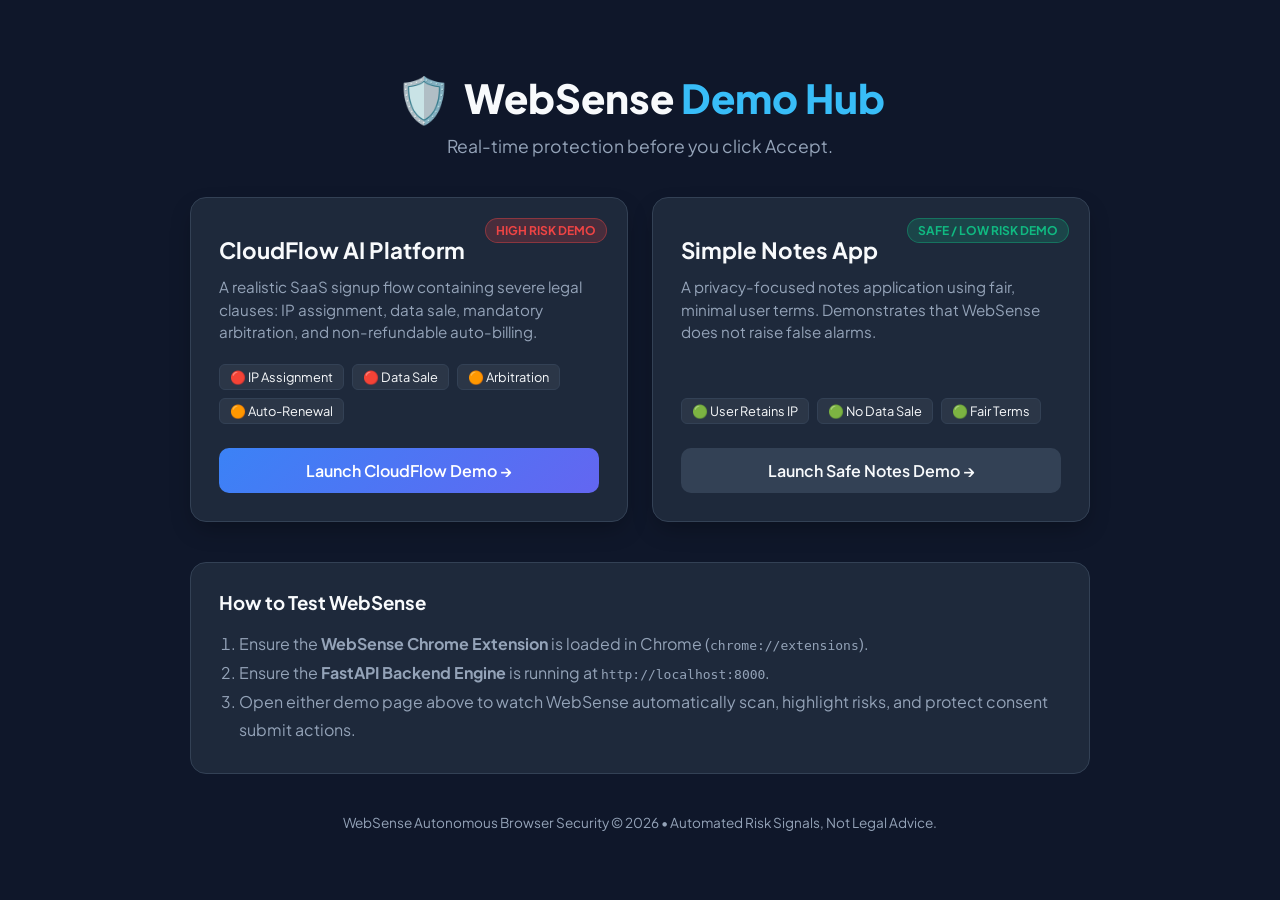
<file: demo-site/index.html>
<!DOCTYPE html>
<html lang="en">
<head>
  <meta charset="UTF-8">
  <meta name="viewport" content="width=device-width, initial-scale=1.0">
  <title>WebSense Demo Environment & Test Bed</title>
  <link rel="stylesheet" href="styles.css">
  <link rel="preconnect" href="https://fonts.googleapis.com">
  <link href="https://fonts.googleapis.com/css2?family=Plus+Jakarta+Sans:wght@400;500;600;700;800&display=swap" rel="stylesheet">
</head>
<body class="portal-body">
  <div class="portal-container">
    <header class="portal-header">
      <div class="brand">
        <span class="shield-icon">🛡️</span>
        <h1>WebSense <span>Demo Hub</span></h1>
      </div>
      <p class="tagline">Real-time protection before you click Accept.</p>
    </header>

    <main class="portal-main">
      <section class="demo-cards">
        <div class="card high-risk-card">
          <div class="card-badge critical">HIGH RISK DEMO</div>
          <h2>CloudFlow AI Platform</h2>
          <p class="desc">A realistic SaaS signup flow containing severe legal clauses: IP assignment, data sale, mandatory arbitration, and non-refundable auto-billing.</p>
          <div class="risk-tags">
            <span>🔴 IP Assignment</span>
            <span>🔴 Data Sale</span>
            <span>🟠 Arbitration</span>
            <span>🟠 Auto-Renewal</span>
          </div>
          <a href="risky.html" class="btn btn-primary">Launch CloudFlow Demo →</a>
        </div>

        <div class="card low-risk-card">
          <div class="card-badge safe">SAFE / LOW RISK DEMO</div>
          <h2>Simple Notes App</h2>
          <p class="desc">A privacy-focused notes application using fair, minimal user terms. Demonstrates that WebSense does not raise false alarms.</p>
          <div class="risk-tags green">
            <span>🟢 User Retains IP</span>
            <span>🟢 No Data Sale</span>
            <span>🟢 Fair Terms</span>
          </div>
          <a href="safe.html" class="btn btn-secondary">Launch Safe Notes Demo →</a>
        </div>
      </section>

      <section class="info-section">
        <h3>How to Test WebSense</h3>
        <ol class="steps-list">
          <li>Ensure the <strong>WebSense Chrome Extension</strong> is loaded in Chrome (<code>chrome://extensions</code>).</li>
          <li>Ensure the <strong>FastAPI Backend Engine</strong> is running at <code>http://localhost:8000</code>.</li>
          <li>Open either demo page above to watch WebSense automatically scan, highlight risks, and protect consent submit actions.</li>
        </ol>
      </section>
    </main>

    <footer class="portal-footer">
      <p>WebSense Autonomous Browser Security &copy; 2026 • Automated Risk Signals, Not Legal Advice.</p>
    </footer>
  </div>
</body>
</html>
</file>
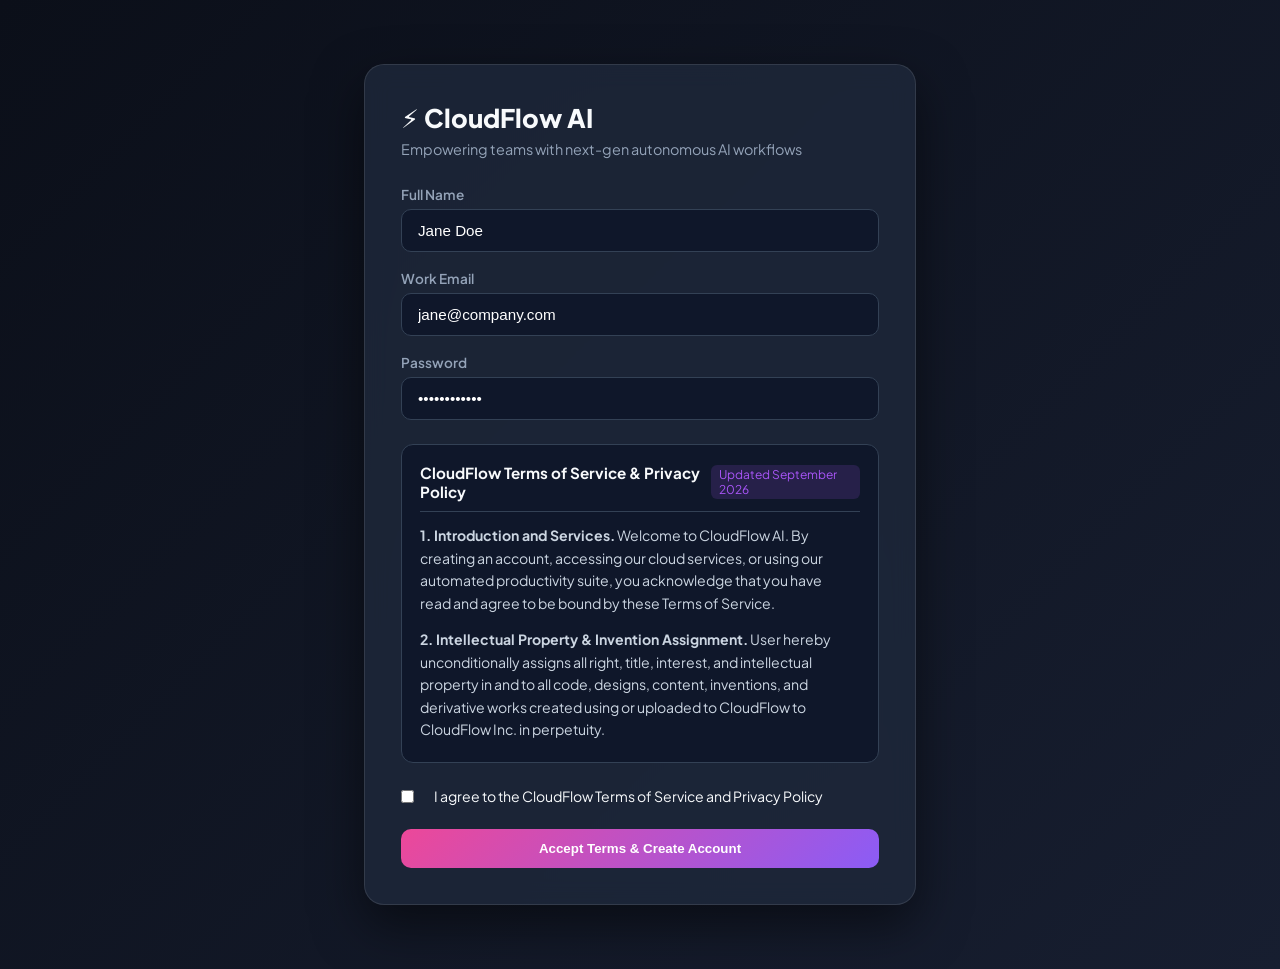
<file: demo-site/risky.html>
<!DOCTYPE html>
<html lang="en">
<head>
  <meta charset="UTF-8">
  <meta name="viewport" content="width=device-width, initial-scale=1.0">
  <title>CloudFlow AI — Create Your Account</title>
  <link rel="stylesheet" href="styles.css">
  <link href="https://fonts.googleapis.com/css2?family=Plus+Jakarta+Sans:wght@400;500;600;700;800&display=swap" rel="stylesheet">
</head>
<body class="app-body">
  <div class="signup-wrapper">
    <div class="signup-card">
      <div class="brand-header">
        <div class="logo">⚡ CloudFlow AI</div>
        <p class="subtitle">Empowering teams with next-gen autonomous AI workflows</p>
      </div>

      <form id="signupForm" class="signup-form" onsubmit="event.preventDefault(); return false;">
        <div class="form-group">
          <label for="fullName">Full Name</label>
          <input type="text" id="fullName" placeholder="Jane Doe" required value="Jane Doe">
        </div>

        <div class="form-group">
          <label for="workEmail">Work Email</label>
          <input type="email" id="workEmail" placeholder="jane@company.com" required value="jane@company.com">
        </div>

        <div class="form-group">
          <label for="password">Password</label>
          <input type="password" id="password" value="••••••••••••" required>
        </div>

        <!-- Agreement Terms Section -->
        <div class="agreement-box" data-websense-container="terms">
          <div class="agreement-header">
            <h3>CloudFlow Terms of Service & Privacy Policy</h3>
            <span class="version-tag">Updated September 2026</span>
          </div>

          <div class="terms-content" id="termsText">
            <p><strong>1. Introduction and Services.</strong> Welcome to CloudFlow AI. By creating an account, accessing our cloud services, or using our automated productivity suite, you acknowledge that you have read and agree to be bound by these Terms of Service.</p>

            <p><strong>2. Intellectual Property & Invention Assignment.</strong> User hereby unconditionally assigns all right, title, interest, and intellectual property in and to all code, designs, content, inventions, and derivative works created using or uploaded to CloudFlow to CloudFlow Inc. in perpetuity.</p>

            <p><strong>3. Data Monetization and Sharing.</strong> CloudFlow reserves the unrestricted right to share, rent, and sell user profile data, uploaded files, and background activity telemetry to external advertising partners and data brokers for commercial monetization.</p>

            <p><strong>4. AI Model Training.</strong> By uploading data or prompt inputs, user agrees that CloudFlow may use your proprietary content, files, and personal data to train our artificial intelligence and machine learning models without compensation.</p>

            <p><strong>5. Dispute Resolution & Mandatory Arbitration.</strong> Any dispute, claim, or controversy arising out of or relating to this Agreement shall be settled exclusively by binding mandatory arbitration under AAA rules, and user hereby waives all rights to a jury trial or to participate in any class action lawsuit.</p>

            <p><strong>6. Billing & Automatic Renewal.</strong> Subscriptions automatically renew every month at standard rates without further notice. All fees paid are strictly non-refundable under any circumstance.</p>

            <p><strong>7. Limitation of Liability.</strong> CloudFlow disclaims all warranties and maximum aggregate liability shall not exceed $10, regardless of the cause of action.</p>
          </div>
        </div>

        <div class="checkbox-group">
          <label class="custom-checkbox">
            <input type="checkbox" id="agreeCheckbox" required>
            <span class="checkmark"></span>
            <span class="label-text">I agree to the CloudFlow Terms of Service and Privacy Policy</span>
          </label>
        </div>

        <button type="submit" id="submitBtn" class="btn btn-block btn-accent">
          Accept Terms & Create Account
        </button>
      </form>

      <div id="statusMessage" class="status-msg hidden">
        🎉 Account created successfully! (Form submit completed)
      </div>
    </div>
  </div>

  <script src="app.js"></script>
</body>
</html>
</file>
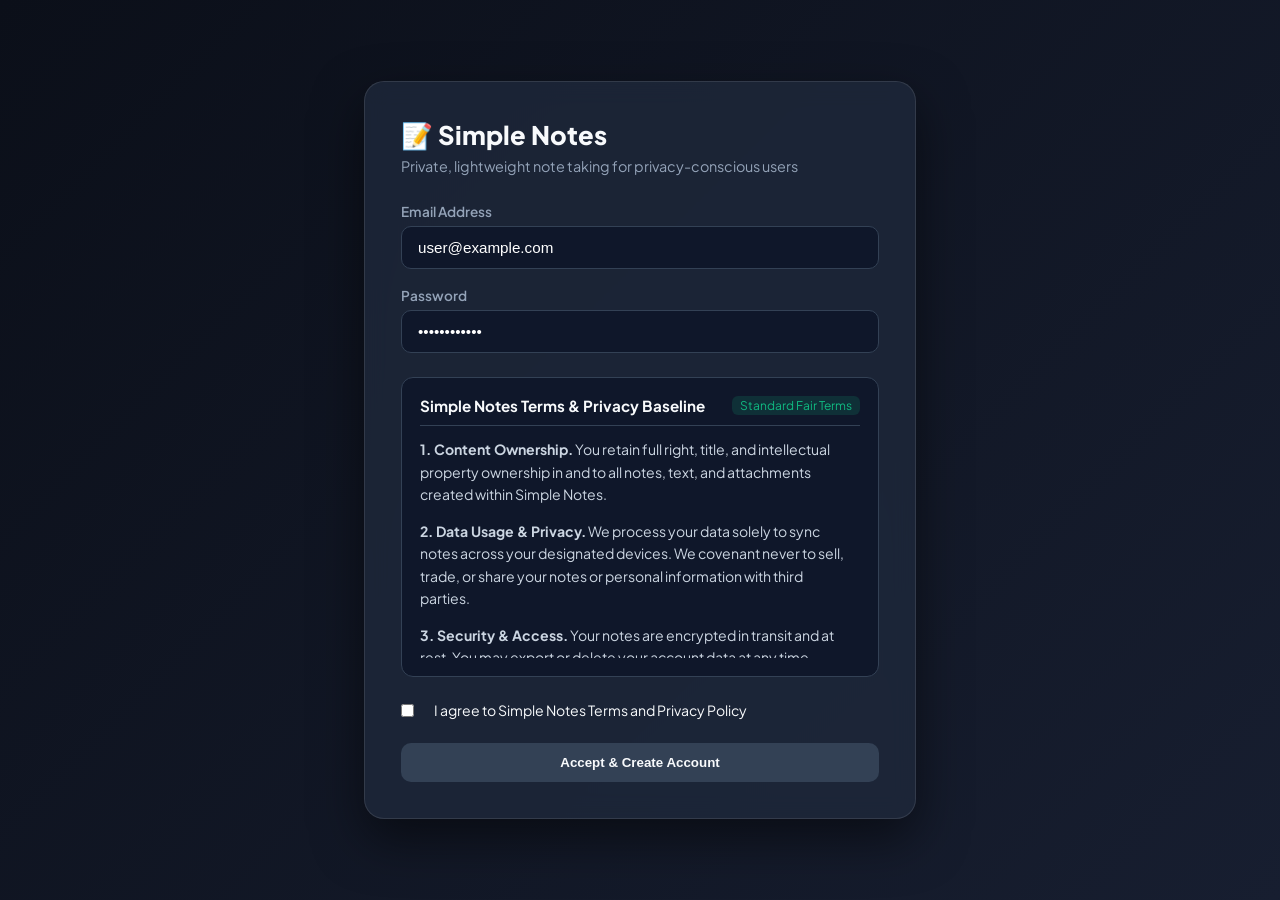
<file: demo-site/safe.html>
<!DOCTYPE html>
<html lang="en">
<head>
  <meta charset="UTF-8">
  <meta name="viewport" content="width=device-width, initial-scale=1.0">
  <title>Simple Notes — Sign Up</title>
  <link rel="stylesheet" href="styles.css">
  <link href="https://fonts.googleapis.com/css2?family=Plus+Jakarta+Sans:wght@400;500;600;700;800&display=swap" rel="stylesheet">
</head>
<body class="app-body safe-theme">
  <div class="signup-wrapper">
    <div class="signup-card">
      <div class="brand-header">
        <div class="logo">📝 Simple Notes</div>
        <p class="subtitle">Private, lightweight note taking for privacy-conscious users</p>
      </div>

      <form id="signupForm" class="signup-form" onsubmit="event.preventDefault(); return false;">
        <div class="form-group">
          <label for="workEmail">Email Address</label>
          <input type="email" id="workEmail" placeholder="user@example.com" required value="user@example.com">
        </div>

        <div class="form-group">
          <label for="password">Password</label>
          <input type="password" id="password" value="••••••••••••" required>
        </div>

        <!-- Agreement Terms Section -->
        <div class="agreement-box" data-websense-container="terms">
          <div class="agreement-header">
            <h3>Simple Notes Terms & Privacy Baseline</h3>
            <span class="version-tag safe-tag">Standard Fair Terms</span>
          </div>

          <div class="terms-content" id="termsText">
            <p><strong>1. Content Ownership.</strong> You retain full right, title, and intellectual property ownership in and to all notes, text, and attachments created within Simple Notes.</p>

            <p><strong>2. Data Usage & Privacy.</strong> We process your data solely to sync notes across your designated devices. We covenant never to sell, trade, or share your notes or personal information with third parties.</p>

            <p><strong>3. Security & Access.</strong> Your notes are encrypted in transit and at rest. You may export or delete your account data at any time without fee or restriction.</p>

            <p><strong>4. Cancellation.</strong> Subscriptions may be cancelled anytime with a single click in your profile settings without penalty or advance notice requirements.</p>
          </div>
        </div>

        <div class="checkbox-group">
          <label class="custom-checkbox">
            <input type="checkbox" id="agreeCheckbox" required>
            <span class="checkmark"></span>
            <span class="label-text">I agree to Simple Notes Terms and Privacy Policy</span>
          </label>
        </div>

        <button type="submit" id="submitBtn" class="btn btn-block btn-secondary">
          Accept & Create Account
        </button>
      </form>

      <div id="statusMessage" class="status-msg hidden">
        🎉 Account created successfully!
      </div>
    </div>
  </div>

  <script src="app.js"></script>
</body>
</html>
</file>
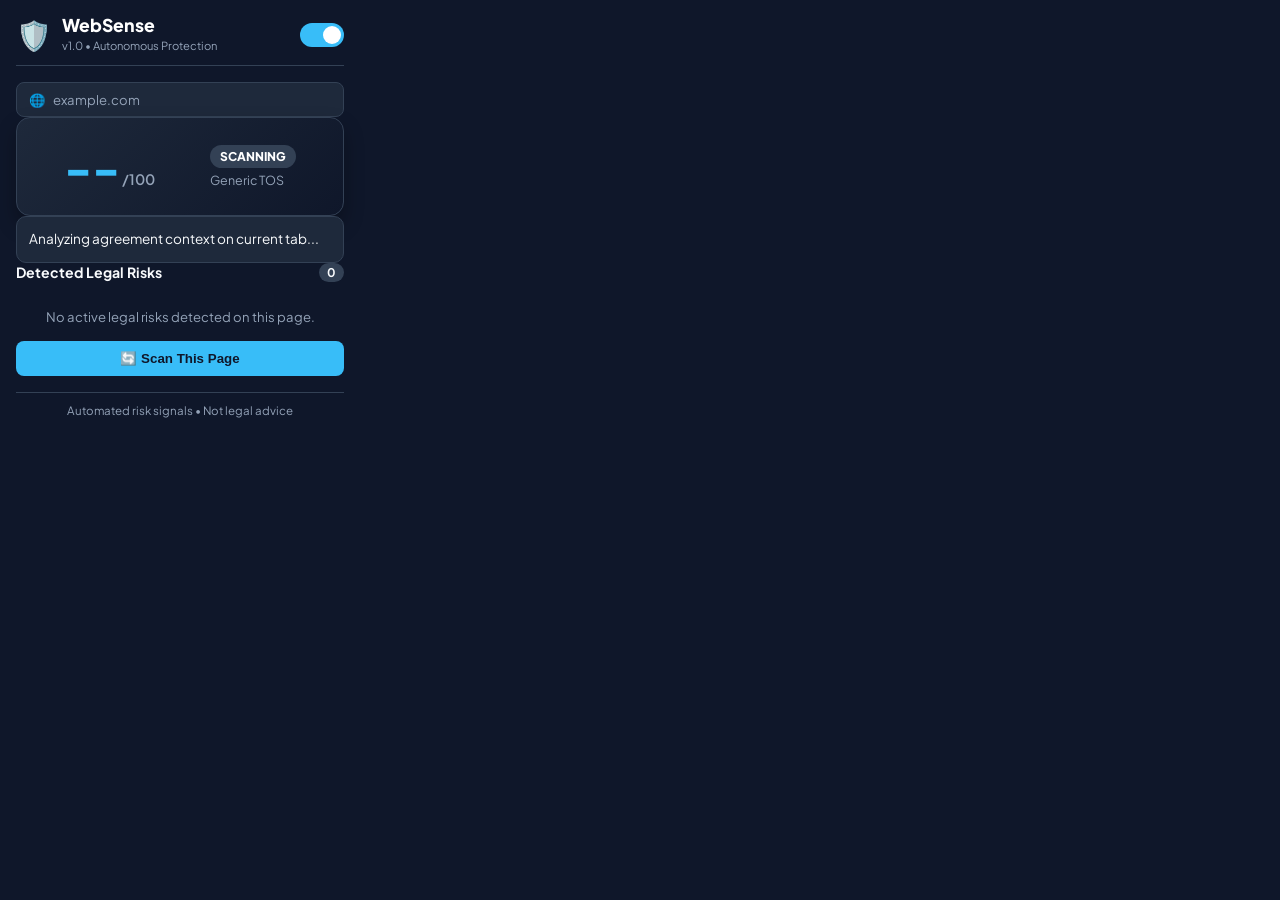
<file: extension/popup/popup.html>
<!DOCTYPE html>
<html lang="en">
<head>
  <meta charset="UTF-8">
  <meta name="viewport" content="width=device-width, initial-scale=1.0">
  <title>WebSense Risk Dashboard</title>
  <link rel="stylesheet" href="popup.css">
  <link href="https://fonts.googleapis.com/css2?family=Plus+Jakarta+Sans:wght@400;500;600;700;800&display=swap" rel="stylesheet">
</head>
<body>
  <div class="popup-container">
    <header class="header">
      <div class="brand">
        <span class="logo-shield">🛡️</span>
        <div class="brand-text">
          <h1>WebSense</h1>
          <span class="version">v1.0 • Autonomous Protection</span>
        </div>
      </div>
      <label class="toggle-switch">
        <input type="checkbox" id="protectionToggle" checked>
        <span class="slider"></span>
      </label>
    </header>

    <main class="main">
      <div class="current-site-bar">
        <span class="site-icon">🌐</span>
        <span id="siteUrl" class="site-url">example.com</span>
      </div>

      <!-- Risk Score Gauge Card -->
      <div class="score-card" id="scoreCard">
        <div class="gauge-wrapper">
          <div class="score-number" id="scoreNumber">--</div>
          <div class="score-max">/100</div>
        </div>
        <div class="score-info">
          <div class="risk-badge" id="riskBadge">SCANNING</div>
          <div class="doc-type" id="docType">Generic TOS</div>
        </div>
      </div>

      <div class="summary-box" id="summaryBox">
        Analyzing agreement context on current tab...
      </div>

      <section class="risks-section">
        <h3>Detected Legal Risks <span id="riskCount" class="risk-count">0</span></h3>
        <div class="risk-list" id="riskList">
          <div class="empty-state">No active legal risks detected on this page.</div>
        </div>
      </section>

      <button id="rescanBtn" class="btn btn-rescan">
        🔄 Scan This Page
      </button>
    </main>

    <footer class="footer">
      <span>Automated risk signals • Not legal advice</span>
    </footer>
  </div>

  <script src="popup.js"></script>
</body>
</html>
</file>
<file: demo-site/styles.css>
:root {
  --bg-dark: #0f172a;
  --panel-bg: #1e293b;
  --text-main: #f8fafc;
  --text-muted: #94a3b8;
  --border-color: #334155;
  --accent-blue: #38bdf8;
  --accent-purple: #a855f7;
  --critical-red: #ef4444;
  --safe-green: #10b981;
  --warning-amber: #f59e0b;
}

* {
  box-sizing: border-box;
  margin: 0;
  padding: 0;
}

body {
  font-family: 'Plus Jakarta Sans', system-ui, -apple-system, sans-serif;
  background-color: var(--bg-dark);
  color: var(--text-main);
  min-height: 100vh;
  display: flex;
  justify-content: center;
  align-items: center;
}

/* Portal View */
.portal-container {
  max-width: 900px;
  width: 90%;
  margin: 40px auto;
}

.portal-header {
  text-align: center;
  margin-bottom: 40px;
}

.brand {
  display: flex;
  align-items: center;
  justify-content: center;
  gap: 12px;
}

.brand h1 {
  font-size: 2.5rem;
  font-weight: 800;
}

.brand h1 span {
  color: var(--accent-blue);
}

.shield-icon {
  font-size: 2.8rem;
}

.tagline {
  color: var(--text-muted);
  font-size: 1.1rem;
  margin-top: 8px;
}

.demo-cards {
  display: grid;
  grid-template-columns: 1fr 1fr;
  gap: 24px;
  margin-bottom: 40px;
}

.card {
  background: var(--panel-bg);
  border: 1px solid var(--border-color);
  border-radius: 16px;
  padding: 28px;
  position: relative;
  display: flex;
  flex-direction: column;
  box-shadow: 0 10px 25px -5px rgba(0, 0, 0, 0.3);
}

.card-badge {
  position: absolute;
  top: 20px;
  right: 20px;
  font-size: 0.75rem;
  font-weight: 700;
  padding: 4px 10px;
  border-radius: 20px;
  text-transform: uppercase;
}

.card-badge.critical {
  background: rgba(239, 68, 68, 0.2);
  color: var(--critical-red);
  border: 1px solid rgba(239, 68, 68, 0.4);
}

.card-badge.safe {
  background: rgba(16, 185, 129, 0.2);
  color: var(--safe-green);
  border: 1px solid rgba(16, 185, 129, 0.4);
}

.card h2 {
  font-size: 1.4rem;
  margin-bottom: 12px;
  margin-top: 10px;
}

.card p.desc {
  color: var(--text-muted);
  font-size: 0.95rem;
  line-height: 1.5;
  margin-bottom: 20px;
  flex-grow: 1;
}

.risk-tags {
  display: flex;
  flex-wrap: wrap;
  gap: 8px;
  margin-bottom: 24px;
}

.risk-tags span {
  font-size: 0.8rem;
  background: rgba(255, 255, 255, 0.06);
  padding: 4px 10px;
  border-radius: 6px;
  border: 1px solid var(--border-color);
}

.btn {
  display: inline-block;
  text-decoration: none;
  padding: 12px 24px;
  border-radius: 10px;
  font-weight: 600;
  text-align: center;
  cursor: pointer;
  border: none;
  transition: all 0.2s ease;
}

.btn-primary {
  background: linear-gradient(135deg, #3b82f6, #6366f1);
  color: #fff;
}

.btn-primary:hover {
  opacity: 0.95;
  transform: translateY(-1px);
}

.btn-secondary {
  background: #334155;
  color: #f8fafc;
}

.btn-secondary:hover {
  background: #475569;
}

.btn-accent {
  background: linear-gradient(135deg, #ec4899, #8b5cf6);
  color: #fff;
}

.btn-block {
  width: 100%;
}

.info-section {
  background: var(--panel-bg);
  border: 1px solid var(--border-color);
  border-radius: 16px;
  padding: 28px;
}

.info-section h3 {
  margin-bottom: 16px;
}

.steps-list {
  padding-left: 20px;
  color: var(--text-muted);
  line-height: 1.8;
}

.portal-footer {
  text-align: center;
  margin-top: 40px;
  color: var(--text-muted);
  font-size: 0.85rem;
}

/* Signup Page Views */
.app-body {
  background: linear-gradient(135deg, #0b0f19 0%, #171e30 100%);
  width: 100%;
}

.signup-wrapper {
  width: 100%;
  max-width: 600px;
  padding: 24px;
  margin: 40px auto;
}

.signup-card {
  background: rgba(30, 41, 59, 0.8);
  backdrop-filter: blur(12px);
  border: 1px solid rgba(255, 255, 255, 0.1);
  border-radius: 20px;
  padding: 36px;
  box-shadow: 0 20px 50px rgba(0, 0, 0, 0.5);
}

.brand-header {
  margin-bottom: 28px;
}

.brand-header .logo {
  font-size: 1.6rem;
  font-weight: 800;
  margin-bottom: 6px;
}

.brand-header .subtitle {
  color: var(--text-muted);
  font-size: 0.9rem;
}

.form-group {
  margin-bottom: 18px;
}

.form-group label {
  display: block;
  font-size: 0.85rem;
  font-weight: 600;
  margin-bottom: 6px;
  color: var(--text-muted);
}

.form-group input {
  width: 100%;
  padding: 12px 16px;
  background: #0f172a;
  border: 1px solid var(--border-color);
  border-radius: 10px;
  color: #fff;
  font-size: 0.95rem;
}

.form-group input:focus {
  outline: none;
  border-color: var(--accent-blue);
}

.agreement-box {
  background: #0f172a;
  border: 1px solid var(--border-color);
  border-radius: 12px;
  padding: 18px;
  margin: 24px 0;
}

.agreement-header {
  display: flex;
  justify-content: space-between;
  align-items: center;
  margin-bottom: 12px;
  padding-bottom: 10px;
  border-bottom: 1px solid var(--border-color);
}

.agreement-header h3 {
  font-size: 0.95rem;
  font-weight: 700;
}

.version-tag {
  font-size: 0.75rem;
  color: var(--accent-purple);
  background: rgba(168, 85, 247, 0.15);
  padding: 2px 8px;
  border-radius: 6px;
}

.version-tag.safe-tag {
  color: var(--safe-green);
  background: rgba(16, 185, 129, 0.15);
}

.terms-content {
  max-height: 220px;
  overflow-y: auto;
  font-size: 0.88rem;
  color: #cbd5e1;
  line-height: 1.6;
  padding-right: 8px;
}

.terms-content p {
  margin-bottom: 14px;
}

.checkbox-group {
  margin-bottom: 24px;
}

.custom-checkbox {
  display: flex;
  align-items: center;
  gap: 10px;
  cursor: pointer;
  font-size: 0.88rem;
  color: var(--text-main);
}

.status-msg {
  margin-top: 20px;
  padding: 14px;
  border-radius: 10px;
  background: rgba(16, 185, 129, 0.2);
  color: var(--safe-green);
  border: 1px solid rgba(16, 185, 129, 0.4);
  text-align: center;
  font-weight: 600;
}

.hidden {
  display: none;
}
</file>
<file: extension/popup/popup.css>
:root {
  --bg-dark: #0f172a;
  --panel-bg: #1e293b;
  --text-main: #f8fafc;
  --text-muted: #94a3b8;
  --border-color: #334155;
  --accent-blue: #38bdf8;
  --red-critical: #ef4444;
  --orange-high: #f97316;
  --amber-mod: #f59e0b;
  --green-safe: #10b981;
}

* {
  box-sizing: border-box;
  margin: 0;
  padding: 0;
}

body {
  width: 360px;
  min-height: 480px;
  background-color: var(--bg-dark);
  color: var(--text-main);
  font-family: 'Plus Jakarta Sans', system-ui, -apple-system, sans-serif;
  font-size: 14px;
}

.popup-container {
  padding: 16px;
  display: flex;
  flex-direction: column;
  gap: 16px;
}

.header {
  display: flex;
  justify-content: space-between;
  align-items: center;
  padding-bottom: 12px;
  border-bottom: 1px solid var(--border-color);
}

.brand {
  display: flex;
  align-items: center;
  gap: 10px;
}

.logo-shield {
  font-size: 1.8rem;
}

.brand-text h1 {
  font-size: 1.1rem;
  font-weight: 800;
  color: #fff;
  line-height: 1.1;
}

.brand-text .version {
  font-size: 0.7rem;
  color: var(--text-muted);
}

/* Toggle switch */
.toggle-switch {
  position: relative;
  width: 44px;
  height: 24px;
}

.toggle-switch input {
  opacity: 0;
  width: 0;
  height: 0;
}

.slider {
  position: absolute;
  cursor: pointer;
  top: 0; left: 0; right: 0; bottom: 0;
  background-color: var(--border-color);
  transition: .3s;
  border-radius: 24px;
}

.slider:before {
  position: absolute;
  content: "";
  height: 18px;
  width: 18px;
  left: 3px;
  bottom: 3px;
  background-color: white;
  transition: .3s;
  border-radius: 50%;
}

input:checked + .slider {
  background-color: var(--accent-blue);
}

input:checked + .slider:before {
  transform: translateX(20px);
}

.current-site-bar {
  background: var(--panel-bg);
  padding: 8px 12px;
  border-radius: 8px;
  border: 1px solid var(--border-color);
  font-size: 0.82rem;
  color: var(--text-muted);
  display: flex;
  align-items: center;
  gap: 8px;
  overflow: hidden;
  text-overflow: ellipsis;
  white-space: nowrap;
}

.score-card {
  background: linear-gradient(135deg, #1e293b 0%, #0f172a 100%);
  border: 1px solid var(--border-color);
  border-radius: 14px;
  padding: 20px;
  display: flex;
  align-items: center;
  justify-content: space-around;
  box-shadow: 0 10px 20px rgba(0, 0, 0, 0.3);
}

.gauge-wrapper {
  display: flex;
  align-items: baseline;
  gap: 2px;
}

.score-number {
  font-size: 2.8rem;
  font-weight: 800;
  color: var(--accent-blue);
}

.score-max {
  font-size: 0.9rem;
  color: var(--text-muted);
  font-weight: 600;
}

.risk-badge {
  display: inline-block;
  font-size: 0.75rem;
  font-weight: 800;
  padding: 4px 10px;
  border-radius: 12px;
  background: var(--border-color);
  color: #fff;
  text-transform: uppercase;
  margin-bottom: 4px;
}

.risk-badge.critical { background: rgba(239, 68, 68, 0.2); color: var(--red-critical); border: 1px solid rgba(239, 68, 68, 0.4); }
.risk-badge.high { background: rgba(249, 115, 22, 0.2); color: var(--orange-high); border: 1px solid rgba(249, 115, 22, 0.4); }
.risk-badge.moderate { background: rgba(245, 158, 11, 0.2); color: var(--amber-mod); border: 1px solid rgba(245, 158, 11, 0.4); }
.risk-badge.low { background: rgba(16, 185, 129, 0.2); color: var(--green-safe); border: 1px solid rgba(16, 185, 129, 0.4); }

.doc-type {
  font-size: 0.78rem;
  color: var(--text-muted);
}

.summary-box {
  font-size: 0.85rem;
  color: var(--text-main);
  line-height: 1.5;
  background: var(--panel-bg);
  padding: 12px;
  border-radius: 10px;
  border: 1px solid var(--border-color);
}

.risks-section h3 {
  font-size: 0.88rem;
  font-weight: 700;
  margin-bottom: 10px;
  display: flex;
  justify-content: space-between;
  align-items: center;
}

.risk-count {
  background: var(--border-color);
  font-size: 0.75rem;
  padding: 2px 8px;
  border-radius: 10px;
}

.risk-list {
  display: flex;
  flex-direction: column;
  gap: 8px;
  max-height: 160px;
  overflow-y: auto;
}

.risk-item {
  background: #0f172a;
  border: 1px solid var(--border-color);
  padding: 8px 12px;
  border-radius: 8px;
  font-size: 0.82rem;
  display: flex;
  align-items: center;
  gap: 8px;
}

.risk-dot {
  width: 8px;
  height: 8px;
  border-radius: 50%;
}

.risk-dot.critical { background: var(--red-critical); }
.risk-dot.high { background: var(--orange-high); }
.risk-dot.medium { background: var(--amber-mod); }
.risk-dot.low { background: var(--green-safe); }

.empty-state {
  color: var(--text-muted);
  font-size: 0.82rem;
  text-align: center;
  padding: 16px;
}

.btn-rescan {
  width: 100%;
  padding: 10px;
  background: var(--accent-blue);
  color: #0f172a;
  font-weight: 700;
  border: none;
  border-radius: 8px;
  cursor: pointer;
  transition: opacity 0.2s;
}

.btn-rescan:hover {
  opacity: 0.9;
}

.footer {
  text-align: center;
  font-size: 0.72rem;
  color: var(--text-muted);
  border-top: 1px solid var(--border-color);
  padding-top: 10px;
}
</file>
